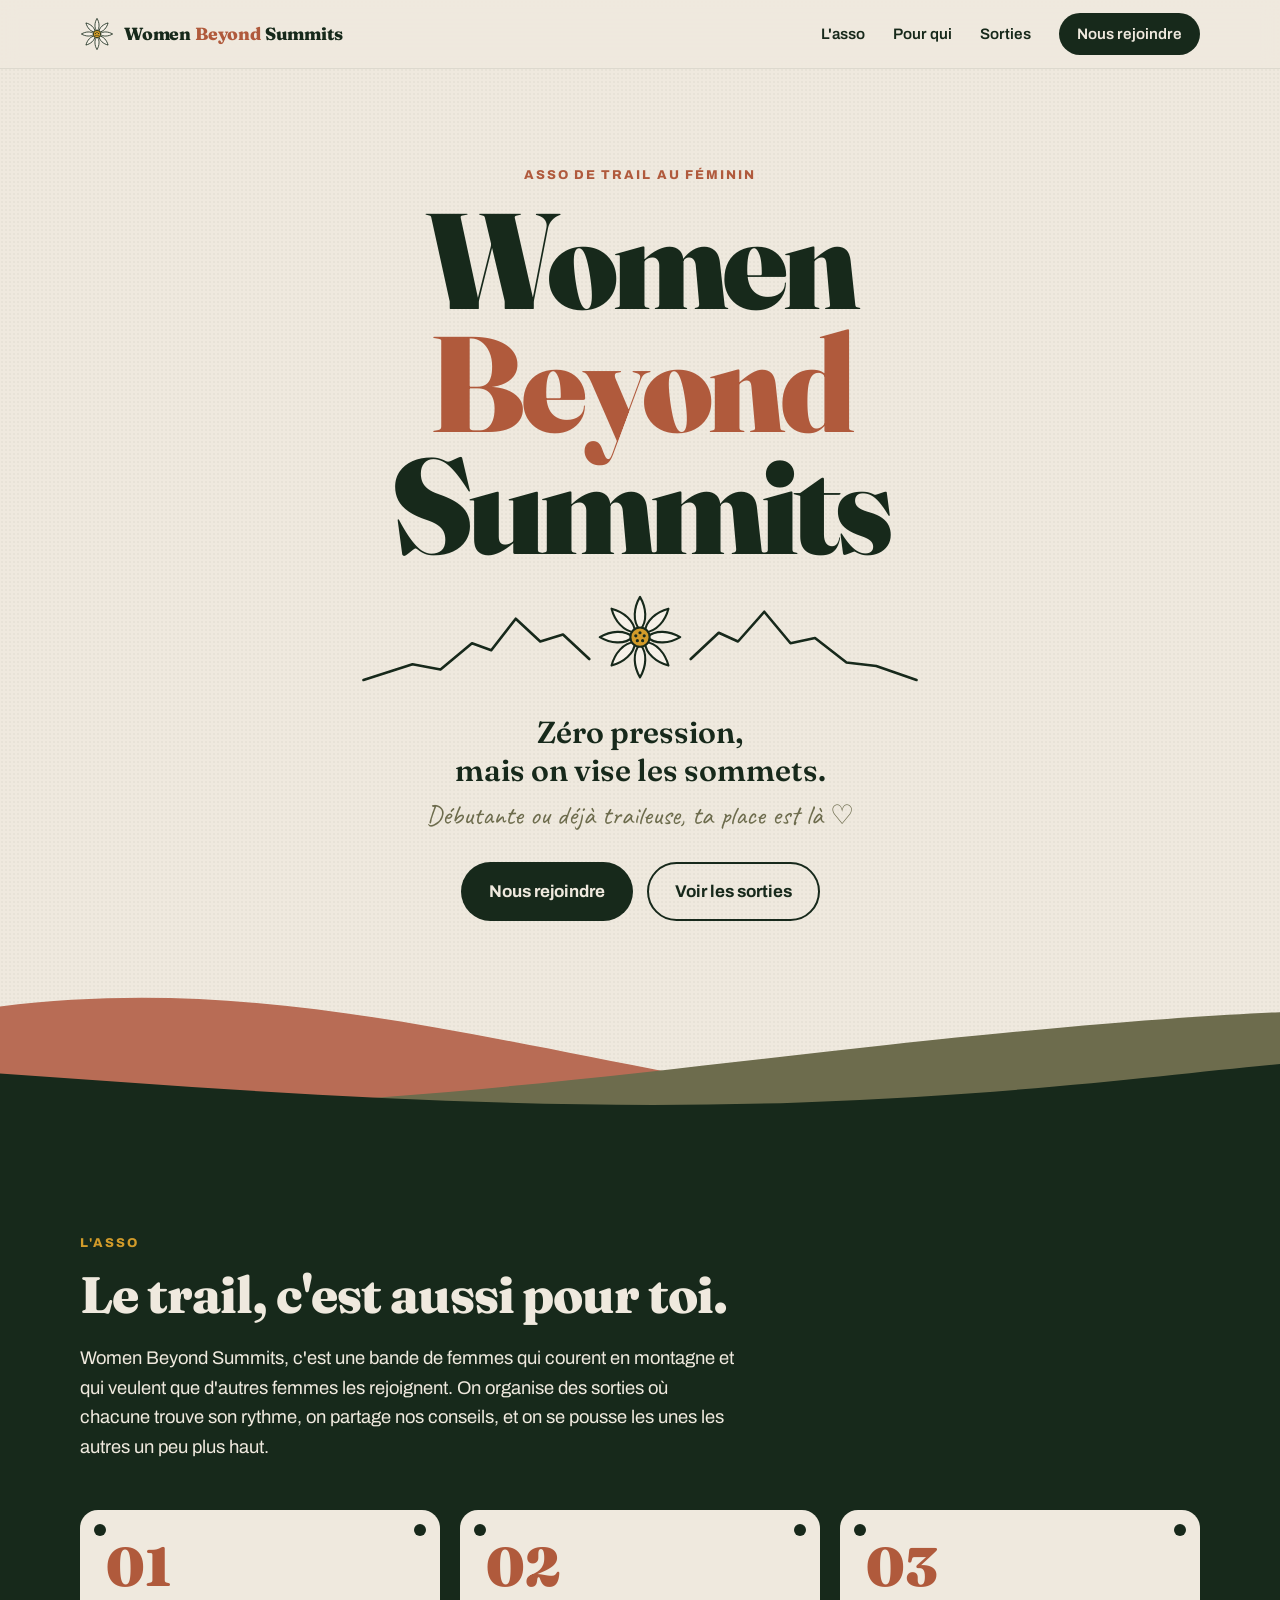
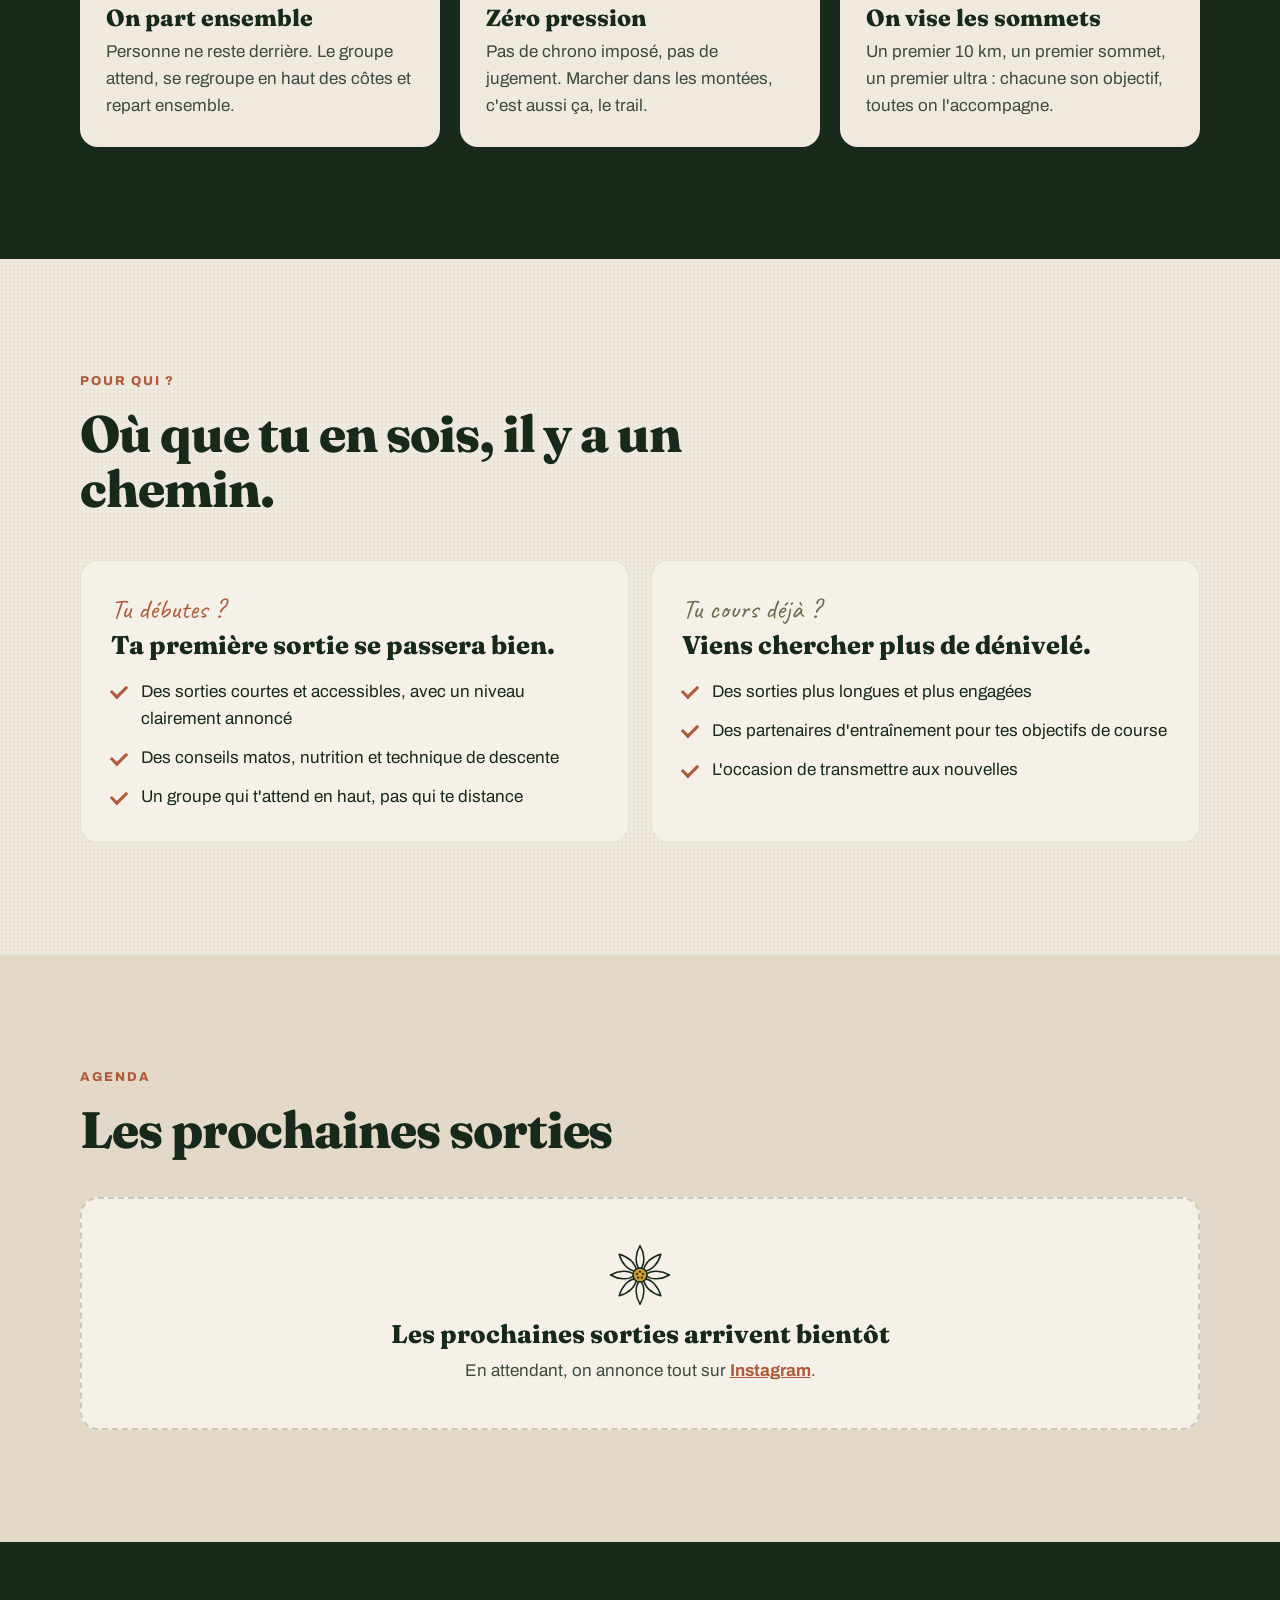
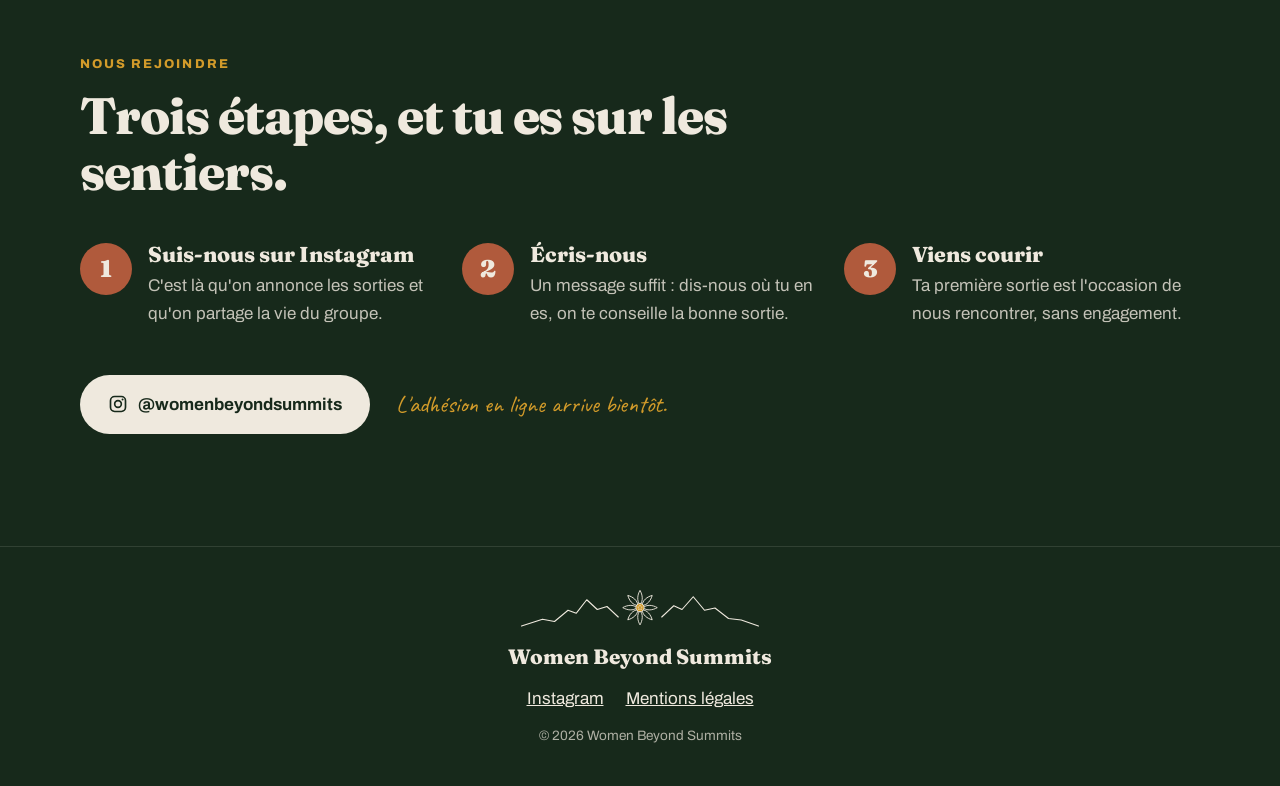
<file: index.html>
<!doctype html>
<html lang="fr">
<head>
  <meta charset="utf-8">
  <meta name="viewport" content="width=device-width, initial-scale=1">
  <title>Women Beyond Summits — Le trail au féminin</title>
  <meta name="description" content="Women Beyond Summits, l'asso qui fait grandir le trail au féminin. Débutante ou déjà traileuse : zéro pression, mais on vise les sommets.">
  <meta property="og:title" content="Women Beyond Summits — Le trail au féminin">
  <meta property="og:description" content="Débutante ou déjà traileuse : zéro pression, mais on vise les sommets.">
  <meta property="og:type" content="website">
  <meta name="theme-color" content="#17291B">
  <link rel="icon" href="favicon.svg" type="image/svg+xml">
  <link rel="preconnect" href="https://fonts.googleapis.com">
  <link rel="preconnect" href="https://fonts.gstatic.com" crossorigin>
  <link href="https://fonts.googleapis.com/css2?family=Archivo:wght@400;500;700;800&family=Caveat:wght@600&family=Fraunces:opsz,wght@9..144,600;9..144,800;9..144,900&display=swap" rel="stylesheet">
  <link rel="stylesheet" href="styles.css">
</head>
<body>
  <svg width="0" height="0" style="position:absolute" aria-hidden="true">
    <defs>
      <symbol id="edelweiss" viewBox="-50 -50 100 100">
        <g fill="var(--paper, #fff)" stroke="currentColor" stroke-width="2.4" stroke-linejoin="round">
          <path id="petal" d="M0 -8 C 9 -18, 7 -34, 0 -46 C -7 -34, -9 -18, 0 -8 Z"/>
          <use href="#petal" transform="rotate(45)"/>
          <use href="#petal" transform="rotate(90)"/>
          <use href="#petal" transform="rotate(135)"/>
          <use href="#petal" transform="rotate(180)"/>
          <use href="#petal" transform="rotate(225)"/>
          <use href="#petal" transform="rotate(270)"/>
          <use href="#petal" transform="rotate(315)"/>
        </g>
        <circle r="11" fill="var(--gold)" stroke="currentColor" stroke-width="2.4"/>
        <g fill="currentColor">
          <circle cx="0" cy="-5" r="1.8"/><circle cx="4.8" cy="-1.5" r="1.8"/><circle cx="3" cy="4" r="1.8"/>
          <circle cx="-3" cy="4" r="1.8"/><circle cx="-4.8" cy="-1.5" r="1.8"/>
        </g>
      </symbol>
      <symbol id="ridge" viewBox="0 0 640 110">
        <g fill="none" stroke="currentColor" stroke-width="3" stroke-linejoin="round" stroke-linecap="round">
          <path d="M4 104 L60 86 L92 92 L128 62 L150 70 L178 34 L206 60 L232 52 L262 80"/>
          <path d="M378 80 L410 50 L432 60 L462 26 L492 62 L520 56 L556 84 L590 88 L636 104"/>
        </g>
        <use href="#edelweiss" x="270" y="5" width="100" height="100"/>
      </symbol>
    </defs>
  </svg>

  <a class="skip" href="#contenu">Aller au contenu</a>

  <header class="topbar">
    <div class="wrap topbar__inner">
      <a class="brand" href="#top" aria-label="Women Beyond Summits, retour en haut">
        <svg class="brand__mark" aria-hidden="true"><use href="#edelweiss"/></svg>
        <span class="brand__name">Women <em>Beyond</em> Summits</span>
      </a>
      <button class="nav-toggle" aria-expanded="false" aria-controls="nav">
        <span class="sr-only">Menu</span>
        <span class="nav-toggle__bar"></span>
      </button>
      <nav id="nav" class="nav" aria-label="Navigation principale">
        <a href="#asso">L'asso</a>
        <a href="#pour-qui">Pour qui</a>
        <a href="#sorties">Sorties</a>
        <a class="nav__cta" href="#rejoindre">Nous rejoindre</a>
      </nav>
    </div>
  </header>

  <main id="contenu">
    <!-- HERO -->
    <section class="hero" id="top">
      <div class="wrap hero__inner">
        <p class="kicker">Asso de trail au féminin</p>
        <h1 class="wordmark">
          <span>Women</span>
          <span class="wordmark__accent">Beyond</span>
          <span>Summits</span>
        </h1>
        <svg class="hero__ridge" aria-hidden="true"><use href="#ridge"/></svg>
        <p class="hero__lead">Zéro pression,<br>mais on vise les sommets.</p>
        <p class="hand">Débutante ou déjà traileuse, ta place est là ♡</p>
        <div class="hero__actions">
          <a class="btn btn--primary" href="#rejoindre">Nous rejoindre</a>
          <a class="btn btn--ghost" href="#sorties">Voir les sorties</a>
        </div>
      </div>
      <div class="waves" aria-hidden="true">
        <svg viewBox="0 0 1440 160" preserveAspectRatio="none">
          <path class="w-terra" d="M0 40 C 260 10, 480 60, 760 110 C 980 150, 1200 150, 1440 140 L1440 160 L0 160 Z"/>
          <path class="w-olive" d="M0 160 L0 150 C 400 150, 700 110, 1000 80 C 1200 60, 1340 50, 1440 46 L1440 160 Z"/>
          <path class="w-green" d="M0 110 C 300 130, 600 150, 900 140 C 1150 132, 1320 110, 1440 100 L1440 160 L0 160 Z"/>
        </svg>
      </div>
    </section>

    <!-- L'ASSO -->
    <section class="section section--dark" id="asso">
      <div class="wrap">
        <p class="kicker kicker--light">L'asso</p>
        <h2 class="title">Le trail, c'est aussi pour toi.</h2>
        <p class="intro">
          Women Beyond Summits, c'est une bande de femmes qui courent en montagne et qui veulent que
          d'autres femmes les rejoignent. On organise des sorties où chacune trouve son rythme,
          on partage nos conseils, et on se pousse les unes les autres un peu plus haut.
        </p>

        <div class="bibs">
          <article class="bib">
            <span class="bib__num">01</span>
            <h3>On part ensemble</h3>
            <p>Personne ne reste derrière. Le groupe attend, se regroupe en haut des côtes et repart ensemble.</p>
          </article>
          <article class="bib">
            <span class="bib__num">02</span>
            <h3>Zéro pression</h3>
            <p>Pas de chrono imposé, pas de jugement. Marcher dans les montées, c'est aussi ça, le trail.</p>
          </article>
          <article class="bib">
            <span class="bib__num">03</span>
            <h3>On vise les sommets</h3>
            <p>Un premier 10 km, un premier sommet, un premier ultra : chacune son objectif, toutes on l'accompagne.</p>
          </article>
        </div>
      </div>
    </section>

    <!-- POUR QUI -->
    <section class="section" id="pour-qui">
      <div class="wrap">
        <p class="kicker">Pour qui ?</p>
        <h2 class="title">Où que tu en sois, il y a un chemin.</h2>

        <div class="split">
          <article class="card">
            <p class="hand hand--terra">Tu débutes ?</p>
            <h3>Ta première sortie se passera bien.</h3>
            <ul class="ticks">
              <li>Des sorties courtes et accessibles, avec un niveau clairement annoncé</li>
              <li>Des conseils matos, nutrition et technique de descente</li>
              <li>Un groupe qui t'attend en haut, pas qui te distance</li>
            </ul>
          </article>
          <article class="card">
            <p class="hand hand--olive">Tu cours déjà ?</p>
            <h3>Viens chercher plus de dénivelé.</h3>
            <ul class="ticks">
              <li>Des sorties plus longues et plus engagées</li>
              <li>Des partenaires d'entraînement pour tes objectifs de course</li>
              <li>L'occasion de transmettre aux nouvelles</li>
            </ul>
          </article>
        </div>
      </div>
    </section>

    <!-- SORTIES -->
    <section class="section section--paper" id="sorties">
      <div class="wrap">
        <p class="kicker">Agenda</p>
        <h2 class="title">Les prochaines sorties</h2>
        <div id="sorties-list" class="sorties" aria-live="polite"></div>
      </div>
    </section>

    <!-- REJOINDRE -->
    <section class="section section--dark" id="rejoindre">
      <div class="wrap">
        <p class="kicker kicker--light">Nous rejoindre</p>
        <h2 class="title">Trois étapes, et tu es sur les sentiers.</h2>

        <ol class="steps">
          <li>
            <span class="steps__n">1</span>
            <div>
              <h3>Suis-nous sur Instagram</h3>
              <p>C'est là qu'on annonce les sorties et qu'on partage la vie du groupe.</p>
            </div>
          </li>
          <li>
            <span class="steps__n">2</span>
            <div>
              <h3>Écris-nous</h3>
              <p>Un message suffit : dis-nous où tu en es, on te conseille la bonne sortie.</p>
            </div>
          </li>
          <li>
            <span class="steps__n">3</span>
            <div>
              <h3>Viens courir</h3>
              <p>Ta première sortie est l'occasion de nous rencontrer, sans engagement.</p>
            </div>
          </li>
        </ol>

        <div class="cta-row">
          <a class="btn btn--light" href="https://www.instagram.com/womenbeyondsummits/" target="_blank" rel="noopener">
            <svg class="ig" viewBox="0 0 24 24" aria-hidden="true"><rect x="3" y="3" width="18" height="18" rx="5" fill="none" stroke="currentColor" stroke-width="2"/><circle cx="12" cy="12" r="4" fill="none" stroke="currentColor" stroke-width="2"/><circle cx="17.5" cy="6.5" r="1.2" fill="currentColor"/></svg>
            @womenbeyondsummits
          </a>
          <p class="note">L'adhésion en ligne arrive bientôt.</p>
        </div>
      </div>
    </section>
  </main>

  <footer class="footer">
    <div class="wrap footer__inner">
      <svg class="footer__ridge" aria-hidden="true"><use href="#ridge"/></svg>
      <p class="footer__name">Women Beyond Summits</p>
      <nav class="footer__links" aria-label="Liens de pied de page">
        <a href="https://www.instagram.com/womenbeyondsummits/" target="_blank" rel="noopener">Instagram</a>
        <a href="mentions-legales.html">Mentions légales</a>
      </nav>
      <p class="footer__small">© <span id="year">2026</span> Women Beyond Summits</p>
    </div>
  </footer>

  <script src="sorties.js"></script>
  <script src="main.js"></script>
</body>
</html>
</file>
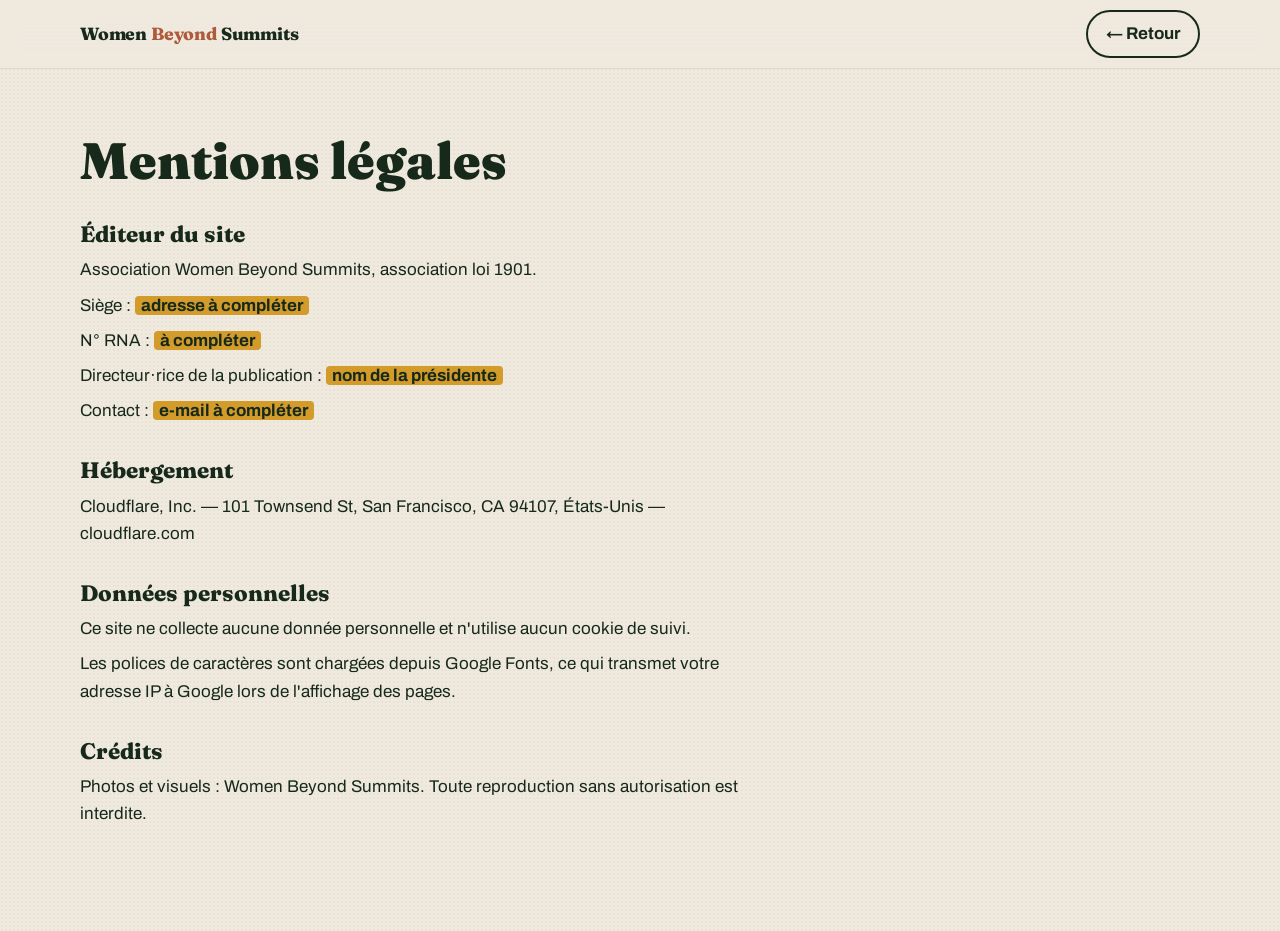
<file: mentions-legales.html>
<!doctype html>
<html lang="fr">
<head>
  <meta charset="utf-8">
  <meta name="viewport" content="width=device-width, initial-scale=1">
  <title>Mentions légales — Women Beyond Summits</title>
  <meta name="robots" content="noindex">
  <link rel="icon" href="favicon.svg" type="image/svg+xml">
  <link rel="preconnect" href="https://fonts.googleapis.com">
  <link rel="preconnect" href="https://fonts.gstatic.com" crossorigin>
  <link href="https://fonts.googleapis.com/css2?family=Archivo:wght@400;700;800&family=Fraunces:opsz,wght@9..144,800;9..144,900&display=swap" rel="stylesheet">
  <link rel="stylesheet" href="styles.css">
</head>
<body>
  <header class="topbar">
    <div class="wrap topbar__inner">
      <a class="brand" href="index.html"><span class="brand__name">Women <em>Beyond</em> Summits</span></a>
      <a class="btn btn--ghost" href="index.html" style="padding:8px 18px">← Retour</a>
    </div>
  </header>

  <main class="legal wrap">
    <h1>Mentions légales</h1>

    <h2>Éditeur du site</h2>
    <p>Association Women Beyond Summits, association loi 1901.</p>
    <p>Siège : <span class="todo">adresse à compléter</span></p>
    <p>N° RNA : <span class="todo">à compléter</span></p>
    <p>Directeur·rice de la publication : <span class="todo">nom de la présidente</span></p>
    <p>Contact : <span class="todo">e-mail à compléter</span></p>

    <h2>Hébergement</h2>
    <p>Cloudflare, Inc. — 101 Townsend St, San Francisco, CA 94107, États-Unis — cloudflare.com</p>

    <h2>Données personnelles</h2>
    <p>Ce site ne collecte aucune donnée personnelle et n'utilise aucun cookie de suivi.</p>
    <p>Les polices de caractères sont chargées depuis Google Fonts, ce qui transmet votre adresse IP à Google lors de l'affichage des pages.</p>

    <h2>Crédits</h2>
    <p>Photos et visuels : Women Beyond Summits. Toute reproduction sans autorisation est interdite.</p>
  </main>
</body>
</html>
</file>
<file: styles.css>
/* Women Beyond Summits — identité tirée du dossard */
:root {
  --green: #17291B;
  --green-2: #213A27;
  --cream: #EFE9DE;
  --paper: #F6F1E8;
  --sand: #E4D9C8;
  --terra: #B05A3C;
  --terra-soft: #B86C55;
  --olive: #6D6C4D;
  --gold: #D29B2A;
  --ink: #17291B;
  --ink-soft: #3E4A3F;

  --f-display: "Fraunces", Georgia, serif;
  --f-body: "Archivo", system-ui, sans-serif;
  --f-hand: "Caveat", cursive;

  --radius: 18px;
  --wrap: 1120px;
}

*, *::before, *::after { box-sizing: border-box; }
html { scroll-behavior: smooth; scroll-padding-top: 84px; }
body {
  margin: 0;
  background: var(--cream);
  color: var(--ink);
  font-family: var(--f-body);
  font-size: 1.0625rem;
  line-height: 1.6;
  -webkit-font-smoothing: antialiased;
  /* texture papier légère */
  background-image: radial-gradient(rgba(23,41,27,.035) 1px, transparent 1px);
  background-size: 4px 4px;
}
img, svg { display: block; }
a { color: inherit; }
h1, h2, h3 { margin: 0; line-height: 1.08; }
p { margin: 0; }

.wrap { width: min(100% - 32px, var(--wrap)); margin-inline: auto; }
.sr-only { position: absolute; width: 1px; height: 1px; overflow: hidden; clip: rect(0 0 0 0); white-space: nowrap; }
.skip { position: absolute; left: 16px; top: -60px; background: var(--green); color: var(--cream); padding: 10px 16px; border-radius: 8px; z-index: 100; }
.skip:focus { top: 12px; }
:focus-visible { outline: 3px solid var(--gold); outline-offset: 3px; border-radius: 4px; }

/* ---------- Topbar ---------- */
.topbar {
  position: sticky; top: 0; z-index: 50;
  background: rgba(239, 233, 222, .92);
  backdrop-filter: blur(8px);
  border-bottom: 1px solid rgba(23,41,27,.08);
}
.topbar__inner { display: flex; align-items: center; justify-content: space-between; height: 68px; }
.brand { display: flex; align-items: center; gap: 10px; text-decoration: none; color: var(--green); }
.brand__mark { width: 34px; height: 34px; color: var(--green); }
.brand__name { font-family: var(--f-display); font-weight: 800; font-size: 1.1rem; letter-spacing: -.01em; }
.brand__name em { font-style: normal; color: var(--terra); }

.nav { display: flex; align-items: center; gap: 28px; font-weight: 600; font-size: .95rem; }
.nav a { text-decoration: none; color: var(--green); }
.nav a:hover { color: var(--terra); }
.nav .nav__cta { background: var(--green); color: var(--cream); padding: 9px 18px; border-radius: 999px; }
.nav .nav__cta:hover { background: var(--terra); color: var(--cream); }

.nav-toggle { display: none; background: none; border: 0; width: 44px; height: 44px; cursor: pointer; position: relative; }
.nav-toggle__bar, .nav-toggle__bar::before, .nav-toggle__bar::after {
  position: absolute; left: 10px; width: 24px; height: 2.5px; background: var(--green); border-radius: 2px; content: ""; transition: transform .2s;
}
.nav-toggle__bar { top: 21px; }
.nav-toggle__bar::before { left: 0; top: -7px; }
.nav-toggle__bar::after { left: 0; top: 7px; }
.nav-toggle[aria-expanded="true"] .nav-toggle__bar { background: transparent; }
.nav-toggle[aria-expanded="true"] .nav-toggle__bar::before { transform: translateY(7px) rotate(45deg); }
.nav-toggle[aria-expanded="true"] .nav-toggle__bar::after { transform: translateY(-7px) rotate(-45deg); }

@media (max-width: 760px) {
  .nav-toggle { display: block; }
  .nav {
    position: absolute; top: 68px; left: 0; right: 0;
    flex-direction: column; align-items: stretch; gap: 0;
    background: var(--cream); border-bottom: 1px solid rgba(23,41,27,.1);
    padding: 8px 16px 20px; display: none;
  }
  .nav.is-open { display: flex; }
  .nav a { padding: 14px 4px; border-bottom: 1px solid rgba(23,41,27,.08); }
  .nav .nav__cta { margin-top: 14px; text-align: center; border: 0; }
  .brand__name { font-size: 1rem; }
}

/* ---------- Typo utilitaires ---------- */
.kicker {
  font-weight: 800; font-size: .8rem; letter-spacing: .16em; text-transform: uppercase;
  color: var(--terra); margin-bottom: 14px;
}
.kicker--light { color: var(--gold); }
.title { font-family: var(--f-display); font-weight: 800; font-size: clamp(2rem, 4.5vw, 3.2rem); letter-spacing: -.02em; max-width: 18ch; }
.intro { font-size: 1.15rem; max-width: 60ch; margin-top: 22px; }
.hand { font-family: var(--f-hand); font-size: 1.7rem; line-height: 1.2; }
.hand--terra { color: var(--terra); }
.hand--olive { color: var(--olive); }

/* ---------- Boutons ---------- */
.btn {
  display: inline-flex; align-items: center; gap: 10px;
  font-weight: 700; text-decoration: none; padding: 14px 26px; border-radius: 999px;
  border: 2px solid transparent; transition: background .2s, color .2s, transform .2s;
}
.btn:hover { transform: translateY(-2px); }
.btn--primary { background: var(--green); color: var(--cream); }
.btn--primary:hover { background: var(--terra); }
.btn--ghost { border-color: var(--green); color: var(--green); }
.btn--ghost:hover { background: var(--green); color: var(--cream); }
.btn--light { background: var(--cream); color: var(--green); }
.btn--light:hover { background: var(--gold); }
.ig { width: 20px; height: 20px; }

/* ---------- Hero ---------- */
.hero { position: relative; padding: clamp(48px, 9vw, 96px) 0 0; text-align: center; overflow: hidden; }
.hero__inner { display: flex; flex-direction: column; align-items: center; padding-bottom: clamp(120px, 16vw, 200px); }
.wordmark {
  font-family: var(--f-display); font-weight: 900;
  font-size: clamp(3.4rem, 13vw, 8.5rem); line-height: .9; letter-spacing: -.035em;
  color: var(--green); display: flex; flex-direction: column;
}
.wordmark__accent { color: var(--terra); }
.hero__ridge { width: min(560px, 90%); height: auto; aspect-ratio: 640 / 110; color: var(--green); margin: 22px 0 28px; }
.hero__lead { font-family: var(--f-display); font-weight: 600; font-size: clamp(1.35rem, 3vw, 1.9rem); line-height: 1.25; }
.hero .hand { margin-top: 10px; color: var(--olive); }
.hero__actions { display: flex; flex-wrap: wrap; justify-content: center; gap: 14px; margin-top: 30px; }

.waves { position: absolute; left: 0; right: 0; bottom: -1px; height: clamp(90px, 12vw, 160px); }
.waves svg { width: 100%; height: 100%; }
.w-terra { fill: var(--terra-soft); }
.w-olive { fill: var(--olive); }
.w-green { fill: var(--green); }

/* ---------- Sections ---------- */
.section { padding: clamp(64px, 10vw, 112px) 0; }
.section--dark { background: var(--green); color: var(--cream); }
.section--dark .title { color: var(--cream); }
.section--paper { background: var(--sand); }

/* Cartes façon dossard */
.bibs { display: grid; grid-template-columns: repeat(auto-fit, minmax(240px, 1fr)); gap: 20px; margin-top: 48px; }
.bib {
  position: relative; background: var(--cream); color: var(--green);
  border-radius: var(--radius); padding: 30px 26px 28px;
}
.bib::before, .bib::after {
  content: ""; position: absolute; top: 14px; width: 12px; height: 12px; border-radius: 50%;
  background: var(--green);
}
.bib::before { left: 14px; }
.bib::after { right: 14px; }
.bib__num { font-family: var(--f-display); font-weight: 900; font-size: 3.4rem; line-height: 1; color: var(--terra); }
.bib h3 { font-family: var(--f-display); font-weight: 800; font-size: 1.45rem; margin: 10px 0 8px; }
.bib p { color: var(--ink-soft); }

/* Pour qui */
.split { display: grid; grid-template-columns: repeat(auto-fit, minmax(280px, 1fr)); gap: 22px; margin-top: 44px; }
.card { background: var(--paper); border-radius: var(--radius); padding: 32px 30px; border: 1px solid rgba(23,41,27,.08); }
.card h3 { font-family: var(--f-display); font-weight: 800; font-size: 1.6rem; margin: 6px 0 18px; }
.ticks { list-style: none; padding: 0; margin: 0; display: grid; gap: 12px; }
.ticks li { position: relative; padding-left: 30px; }
.ticks li::before {
  content: ""; position: absolute; left: 0; top: .45em; width: 16px; height: 10px;
  border-left: 3px solid var(--terra); border-bottom: 3px solid var(--terra); transform: rotate(-45deg);
}

/* Sorties */
.sorties { display: grid; grid-template-columns: repeat(auto-fill, minmax(280px, 1fr)); gap: 20px; margin-top: 40px; }
.sortie {
  background: var(--paper); border-radius: var(--radius); overflow: hidden; display: flex; flex-direction: column;
  border: 1px solid rgba(23,41,27,.1);
}
.sortie__head { padding: 24px 24px 18px; }
.sortie__date { font-weight: 800; letter-spacing: .1em; text-transform: uppercase; font-size: .8rem; color: var(--terra); }
.sortie__title { font-family: var(--f-display); font-weight: 800; font-size: 1.5rem; margin-top: 6px; }
.sortie__place { color: var(--ink-soft); margin-top: 4px; }
.sortie__stats { display: grid; grid-template-columns: repeat(3, 1fr); border-top: 1px solid rgba(23,41,27,.15); margin: 0 24px; padding: 14px 0; text-align: center; }
.sortie__stats div + div { border-left: 1px solid rgba(23,41,27,.2); }
.sortie__stats strong { display: block; font-weight: 800; font-size: 1.25rem; }
.sortie__stats span { font-size: .8rem; color: var(--ink-soft); }
.sortie__foot { margin-top: auto; background: var(--green); color: var(--cream); padding: 12px 24px; display: flex; justify-content: space-between; align-items: center; gap: 10px; }
.sortie__level { font-family: var(--f-hand); font-size: 1.35rem; }
.sortie__link { font-weight: 700; font-size: .9rem; color: var(--gold); }

.empty {
  grid-column: 1 / -1; background: var(--paper); border-radius: var(--radius); padding: 44px 28px; text-align: center;
  border: 2px dashed rgba(23,41,27,.2);
}
.empty svg { width: 64px; height: 64px; margin: 0 auto 14px; color: var(--green); }
.empty h3 { font-family: var(--f-display); font-weight: 800; font-size: 1.6rem; }
.empty p { margin-top: 8px; color: var(--ink-soft); }
.empty a { color: var(--terra); font-weight: 700; }

/* Rejoindre */
.steps { list-style: none; padding: 0; margin: 44px 0 0; display: grid; grid-template-columns: repeat(auto-fit, minmax(240px, 1fr)); gap: 26px; }
.steps li { display: flex; gap: 16px; align-items: flex-start; }
.steps__n {
  flex: none; width: 52px; height: 52px; border-radius: 50%; display: grid; place-items: center;
  background: var(--terra); color: var(--cream); font-family: var(--f-display); font-weight: 900; font-size: 1.5rem;
}
.steps h3 { font-family: var(--f-display); font-weight: 800; font-size: 1.35rem; margin-bottom: 6px; }
.steps p { color: rgba(239,233,222,.8); }
.cta-row { display: flex; flex-wrap: wrap; align-items: center; gap: 18px 26px; margin-top: 48px; }
.note { font-family: var(--f-hand); font-size: 1.5rem; color: var(--gold); }

/* Footer */
.footer { background: var(--green); color: var(--cream); padding: 10px 0 40px; border-top: 1px solid rgba(239,233,222,.12); }
.footer__inner { display: flex; flex-direction: column; align-items: center; text-align: center; gap: 12px; }
.footer__ridge { width: 240px; height: auto; aspect-ratio: 640 / 110; color: var(--cream); --paper: var(--green); margin-top: 30px; }
.footer__name { font-family: var(--f-display); font-weight: 800; font-size: 1.3rem; }
.footer__links { display: flex; gap: 22px; }
.footer__links a { color: var(--cream); }
.footer__links a:hover { color: var(--gold); }
.footer__small { font-size: .85rem; opacity: .7; }

/* Page légale */
.legal { padding: 64px 0 96px; }
.legal h1 { font-family: var(--f-display); font-weight: 900; font-size: clamp(2.2rem, 5vw, 3.2rem); margin-bottom: 30px; }
.legal h2 { font-family: var(--f-display); font-weight: 800; font-size: 1.4rem; margin: 34px 0 10px; }
.legal p { max-width: 70ch; margin-bottom: 8px; }
.todo { background: var(--gold); color: var(--green); padding: 0 6px; border-radius: 4px; font-weight: 700; }

@media (prefers-reduced-motion: reduce) {
  html { scroll-behavior: auto; }
  .btn, .nav-toggle__bar::before, .nav-toggle__bar::after { transition: none; }
  .btn:hover { transform: none; }
}
</file>
